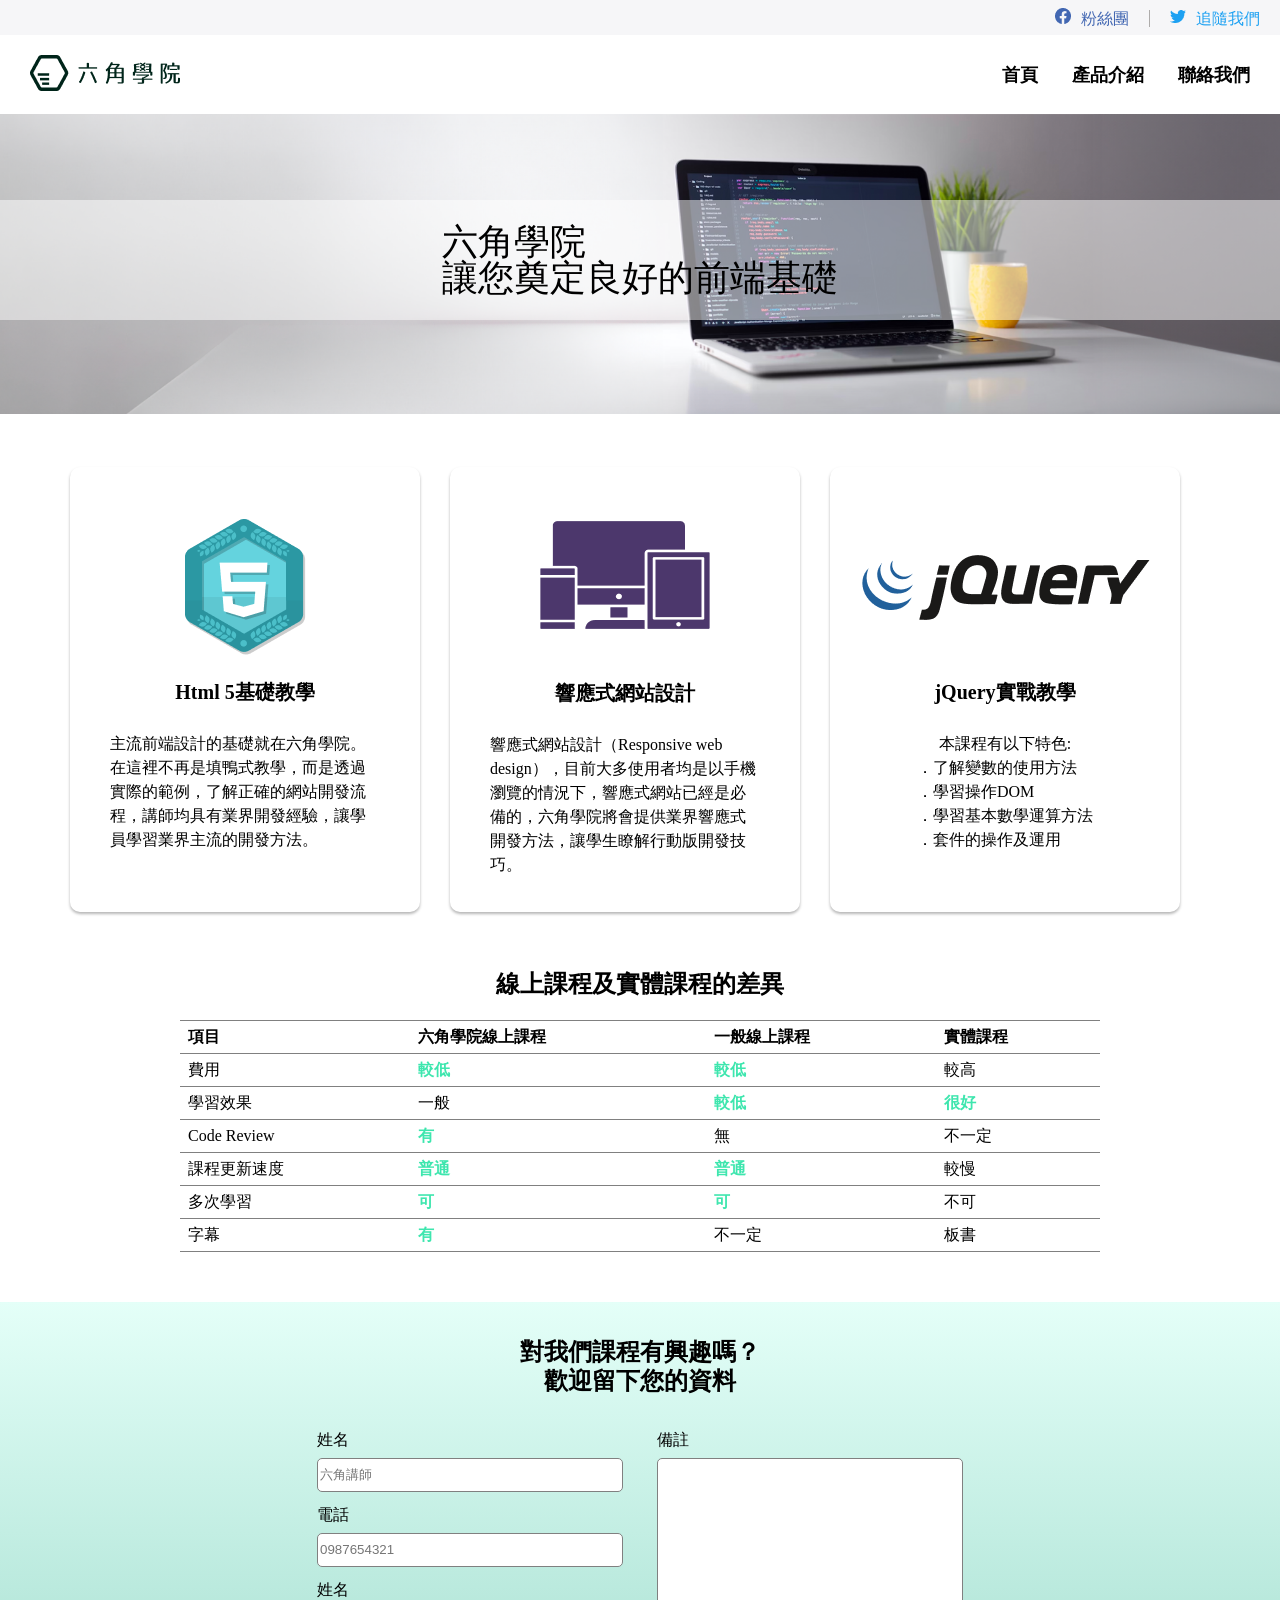
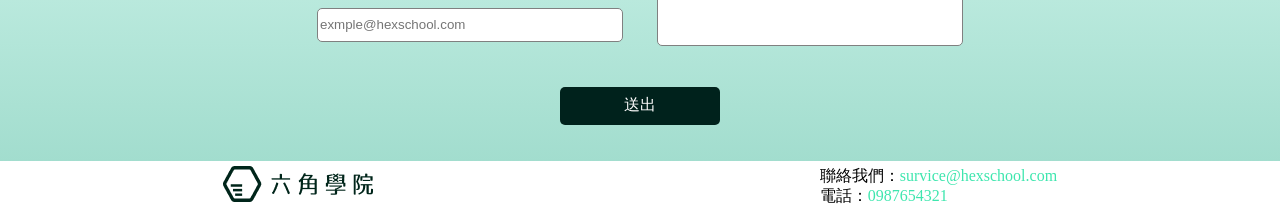
<file: index.html>
<!doctype html>
<html lang="en">
  <head>
    <meta charset="UTF-8" />
    <meta name="viewport" content="width=device-width, initial-scale=1.0" />
    <title>六角學院線上課程</title>
    <link rel="stylesheet" href="reset.css" />
    <link rel="stylesheet" href="index.css" />
    <!-- Google tag (gtag.js) -->
    <script
      async
      src="https://www.googletagmanager.com/gtag/js?id=G-98BLGP7D74"
    ></script>
    <script>
      window.dataLayer = window.dataLayer || [];
      function gtag() {
        dataLayer.push(arguments);
      }
      gtag("js", new Date());

      gtag("config", "G-98BLGP7D74");
    </script>
  </head>
  <body>
    <div id="header_bar">
      <a href="index.html" target="_blank"
        ><img src="img/facebook_icon.png" alt="facebook" /><span
          id="header_bar_facebook"
          >粉絲團</span
        ></a
      >
      <a href="index.html" target="_blank"
        ><img src="img/twitter_icon.png" alt="" /><span id="header_bar_text"
          >追隨我們</span
        ></a
      >
    </div>
    <div id="header_content">
      <h1>
        <a href="index.html"
          ><img src="img/hexschool-logo.png" alt="六角學院logo"
        /></a>
      </h1>

      <div>
        <a class="header_content_a" href="index.html">首頁</a>
        <a class="header_content_a" href="index.html">產品介紹</a>
        <a class="header_content_a" href="index.html">聯絡我們</a>
      </div>
    </div>
    <div>
      <img id="image_png" src="img/image.png" alt="banner" />
      <div id="banner_text">
        <h2>六角學院<br />讓您奠定良好的前端基礎</h2>
      </div>
    </div>
    <div id="item">
      <div class="item">
        <img id="item_html" src="img/html_icon.png" alt="html.logo" />
        <h2 class="item_h2">Html 5基礎教學</h2>
        <p>
          主流前端設計的基礎就在六角學院。在這裡不再是填鴨式教學，而是透過實際的範例，了解正確的網站開發流程，講師均具有業界開發經驗，讓學員學習業界主流的開發方法。
        </p>
      </div>
      <div class="item">
        <img id="item_rwd" src="img/rwd_icon.png" alt="rwd.logo" />
        <h2 class="item_h2">響應式網站設計</h2>
        <p>
          響應式網站設計（Responsive web
          design），目前大多使用者均是以手機瀏覽的情況下，響應式網站已經是必備的，六角學院將會提供業界響應式開發方法，讓學生瞭解行動版開發技巧。
        </p>
      </div>
      <div class="item">
        <img id="item_jquery" src="img/jquery_icon.png" alt="jquery.logo" />
        <h2 class="item_h2">jQuery實戰教學</h2>
        <p id="item_p3">本課程有以下特色:</p>

        <ul>
          <li>．了解變數的使用方法</li>
          <li>．學習操作DOM</li>
          <li>．學習基本數學運算方法</li>
          <li>．套件的操作及運用</li>
        </ul>
      </div>
    </div>
    <div id="table">
      <h3>線上課程及實體課程的差異</h3>
      <table>
        <tr>
          <th>項目</th>
          <th>六角學院線上課程</th>
          <th>一般線上課程</th>
          <th>實體課程</th>
        </tr>
        <tr>
          <td>費用</td>
          <td class="green">較低</td>
          <td class="green">較低</td>
          <td>較高</td>
        </tr>
        <tr>
          <td>學習效果</td>
          <td>一般</td>
          <td class="green">較低</td>
          <td class="green">很好</td>
        </tr>
        <tr>
          <td>Code Review</td>
          <td class="green">有</td>
          <td>無</td>
          <td>不一定</td>
        </tr>
        <tr>
          <td>課程更新速度</td>
          <td class="green">普通</td>
          <td class="green">普通</td>
          <td>較慢</td>
        </tr>
        <tr>
          <td>多次學習</td>
          <td class="green">可</td>
          <td class="green">可</td>
          <td>不可</td>
        </tr>
        <tr>
          <td>字幕</td>
          <td class="green">有</td>
          <td>不一定</td>
          <td>板書</td>
        </tr>
      </table>
    </div>
    <div>
      <form>
        <h3>對我們課程有興趣嗎？<br />歡迎留下您的資料</h3>
        <div id="form">
          <div id="form_input">
            <label class="form_label" for="person">姓名</label>
            <input class="input" type="text" placeholder="六角講師" />
            <label class="form_label" for="phone">電話</label>
            <input class="input" type="text" placeholder="0987654321" />
            <label class="form_label" for="mail">姓名</label>
            <input
              class="input"
              type="text"
              placeholder="exmple@hexschool.com"
            />
          </div>
          <div id="form_textarea">
            <label class="form_label" for="text">備註</label>
            <textarea name="note" id="text"></textarea>
          </div>
        </div>
        <button id="submit">送出</button>
      </form>
    </div>
    <div id="footer">
      <a href="index.html"
        ><img src="img/hexschool-logo.png" alt="六角學院logo"
      /></a>
      <p>
        聯絡我們：<span>survice@hexschool.com</span><br />電話：<span
          >0987654321</span
        >
      </p>
    </div>
  </body>
</html>
</file>
<file: index.css>
body{
    width: 100%;
}
#header_bar{
    background:#f6f6f8;
    display: flex;
    justify-content: flex-end;
    padding: 8px 20px 8px 0px;
}
#header_bar a{
    text-decoration: none;
    padding-left: 20px;
}
#header_bar_facebook{
    color: #4267B2;
    padding: 0px 20px 0px 10px;
    border-right: 1px solid #aeacab;
}
#header_bar_text{
    color: #1DA1F2;
    padding-left: 10px;
}
#header_bar_text:hover,#header_bar_facebook:hover{
    color: rgb(85, 194, 158);
}
#header_content{
    display: flex;
    justify-content: space-between;
    align-items: center;
    padding: 20px 0px 20px 0px;
}
h1{
    width: 70%;
    padding-left: 30px;
}
.header_content_a{
    text-decoration: none;
    margin: 0px 30px 0px 0px;
    color: black;
    font-size: 18px;
    font-weight: bold;
}
.header_content_a:hover{
    border-bottom: #959696 5px solid;
    color:#959696;
    padding-bottom: 25px;
}
#image_png{
    width: 100%;
    height: 300px;
    object-fit:cover;
}

#banner_text{
    display: flex;
    justify-content: center;
    align-items: center;
    width: 100%;
    height: 80px;
    background-color: rgba(255, 255, 255, 0.5);
    position: absolute;
    top:200px; 
    padding: 20px 0px 20px 0;
}
#banner_text h2{
    font-size: 36px;
    font-family: 'Times New Roman';
}
#item{
    /* background-color: #4267B2; */
    display: flex;
    width: 100%;
    justify-content: center;
}
.item{
    display:flex;
    justify-content: center;
    align-items: center;
    flex-direction: column;
    width: 350px;
    border: 0;
    border-radius: 10px;
    margin: 0px 30px 60px 0px;
    box-shadow: 0 2px 3px rgb(182, 182, 182);
    margin-top: 50px;
    padding-bottom: 35px;
}
#item_html{
    margin: 22px 0px 22px 0px;
}
#item_rwd{
    margin: 33px 0px 33px 0px;
}
#item_jquery{
    margin: 62px 0px 62px 0px;
}
.item_h2{
    font-size: 20px;
    font-family:'Times New Roman';
    font-weight: bolder;
    margin-bottom: 30px;
}
.item p{
    width: 270px;
    line-height: 150%;
}
#item_p3{
    width: 200px;
    text-align: center;
}
.item li{
    line-height: 150%;
}
#table{
    display: flex;
    justify-content: center;
    align-items: center;
    flex-direction: column;
}
#table h3{
    font-size:24px;
    font-weight:bold;
    margin-bottom: 24px;
}
table{
    width:920px;
    border-top: 0.5px solid grey;
    margin-bottom: 50px;
}
th{
    font-weight: bold;
}
th,td{
    border-bottom: 0.5px solid grey;
    line-height: 16px;
    padding: 8px;
    text-align: left;
}
.green{
    color: rgb(62, 230, 174);
    font-weight: bolder;
}
form{
    background-image:linear-gradient(#E4FFF8, #A2DDCE);
    display: flex;
    flex-direction: column;
    justify-content: center;
    align-items: center;
}
form h3{
    text-align: center;
    font-size: 24px;
    padding: 36px 0px 36px 0px;
    line-height: 120%;
    font-weight: bolder;
}
#form{
    display: flex;
    margin-bottom: 30px;
}
#form_input{
    width: 340px;
    display: flex;
    flex-direction: column;
}
#form_textarea{
    display: flex;
    flex-direction: column;
}
.form_label{
    margin-bottom: 10px;
}
.input{
    margin-bottom: 15px;
    height: 30px;
    width: 300px;
    border-radius: 5px;
    border:1px solid grey;
}
#text{
    width: 300px;
    height: 182px;
    resize:none;
    border-radius: 5px;
    border:1px solid grey;
}
#submit{
    width: 160px;
    height: 38px;
    border-style: none;
    border-radius: 5px;
    background-color: #00221c;
    color: white;
    font-size: 16px;
    cursor: pointer;
    margin-bottom: 36px;
}
#footer{
    display: flex;
    justify-content: space-around;
    align-items: center;
    padding: 5px 0px 5px 0px;
}
#footer p span{
    color:rgb(62, 230, 174);
    line-height: 20px;
}
</file>
